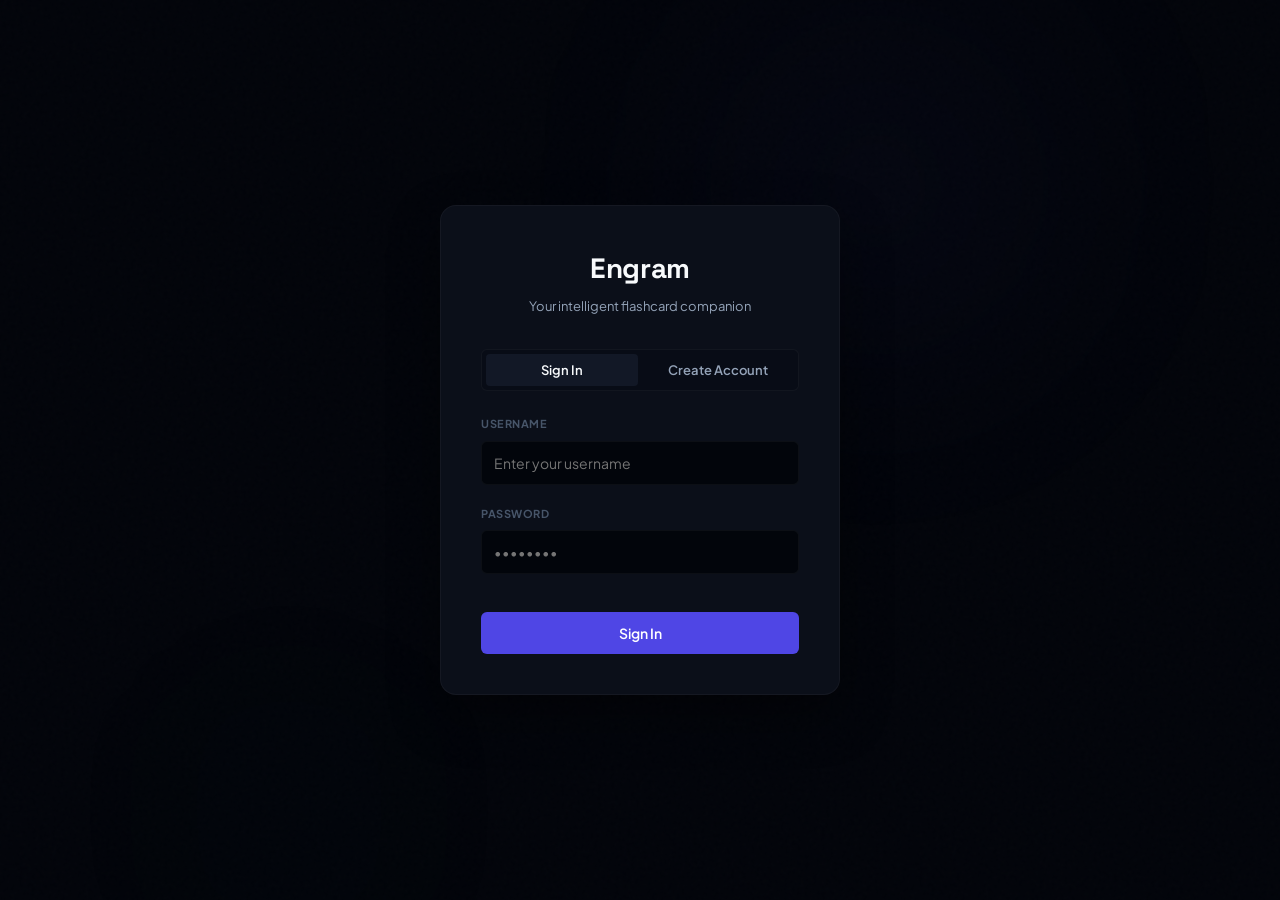
<file: templates/auth.html>
<!DOCTYPE html>
<html lang="en">
<head>
    <meta charset="UTF-8">
    <meta name="viewport" content="width=device-width, initial-scale=1.0">
    <title>Engram — Authenticate</title>
    <link href="https://fonts.googleapis.com/css2?family=Plus+Jakarta+Sans:wght@400;500;600;700&family=Space+Grotesk:wght@600;700&display=swap" rel="stylesheet">
    <link rel="stylesheet" href="/static/css/style.css">
    
</head>
<body>

    <div class="noise-overlay"></div>
    <div class="glow-orb orb-primary"></div>
    <div class="glow-orb orb-secondary"></div>

    <div class="auth-container">
        <div class="auth-box">
            <div class="auth-header">
                <h2 class="page-title" style="font-size: 28px; margin-bottom: 6px;">Engram</h2>
                <p class="page-sub">Your intelligent flashcard companion</p>
            </div>

            <div class="auth-tabs">
                <button id="tabLogin" class="auth-tab-btn active" onclick="switchTab('login')">Sign In</button>
                <button id="tabRegister" class="auth-tab-btn" onclick="switchTab('register')">Create Account</button>
            </div>

            <div id="authError" class="auth-error"></div>

            <form id="authForm" onsubmit="handleAuth(event)">
                <div class="form-group">
                    <label for="username">Username</label>
                    <input type="text" id="username" class="auth-input" placeholder="Enter your username" required autocomplete="username">
                </div>
                <div class="form-group" style="margin-bottom: 28px;">
                    <label for="password">Password</label>
                    <input type="password" id="password" class="auth-input" placeholder="••••••••" required autocomplete="current-password">
                </div>
                <button type="submit" id="submitBtn" class="auth-submit-btn">Sign In</button>
            </form>
        </div>
    </div>

    <script src="/static/js/script.js"></script>
</body>
</html>
</file>
<file: static/css/style.css>
:root {
  --bg: #02040a;
  --surface-0: #060913;
  --surface-1: #0b0f19;
  --surface-2: #121826;
  --border: rgba(255, 255, 255, 0.04);
  --border-hover: rgba(99, 102, 241, 0.25);

  --accent: #4f46e5;
  --accent-bright: #6366f1;
  --accent-light: #818cf8;
  --accent-dim: rgba(99, 102, 241, 0.08);
  --accent-glow: rgba(99, 102, 241, 0.2);

  --success: #10b981;
  --success-dim: rgba(16, 185, 129, 0.08);
  --danger: #f43f5e;
  --danger-dim: rgba(244, 63, 94, 0.08);

  --text-1: #f8fafc;
  --text-2: #94a3b8;
  --text-3: #475569;

  --font-ui: "Plus Jakarta Sans", sans-serif;
  --font-display: "Space Grotesk", sans-serif;

  --radius-sm: 6px;
  --radius-md: 10px;
  --radius-lg: 16px;

  --sidebar-w: 250px;
}
*,
*::before,
*::after {
  box-sizing: border-box;
  margin: 0;
  padding: 0;
}
html,
body {
  height: 100%;
  width: 100%;
}
body {
  font-family: var(--font-ui);
  background: var(--bg);
  color: var(--text-1);
  font-size: 14px;
  line-height: 1.6;
  overflow: hidden;
  -webkit-font-smoothing: antialiased;
}
.noise-overlay {
  position: fixed;
  inset: 0;
  background-image: url("data:image/svg+xml,%3Csvg viewBox='0 0 256 256' xmlns='http://www.w3.org/2000/svg'%3E%3Cfilter id='noise'%3E%3CfeTurbulence type='fractalNoise' baseFrequency='0.85' numOctaves='3' stitchTiles='stitch'/%3E%3C/filter%3E%3Crect width='100%25' height='100%25' filter='url(%23noise)' opacity='0.015'/%3E%3C/svg%3E");
  pointer-events: none;
  z-index: 1;
}
.glow-orb {
  position: fixed;
  border-radius: 50%;
  filter: blur(120px);
  pointer-events: none;
  z-index: 0;
  opacity: 0.5;
}
.orb-primary {
  top: -10%;
  right: 10%;
  width: 550px;
  height: 550px;
  background: radial-gradient(
    circle,
    rgba(99, 102, 241, 0.12) 0%,
    transparent 70%
  );
  animation: orbShiftOne 25s ease-in-out infinite alternate;
}
.orb-secondary {
  bottom: -15%;
  left: 5%;
  width: 450px;
  height: 450px;
  background: radial-gradient(
    circle,
    rgba(16, 185, 129, 0.04) 0%,
    transparent 70%
  );
  animation: orbShiftTwo 30s ease-in-out infinite alternate-reverse;
}
.orb-tertiary {
  top: 35%;
  right: 35%;
  width: 300px;
  height: 300px;
  background: radial-gradient(
    circle,
    rgba(244, 63, 94, 0.03) 0%,
    transparent 70%
  );
  animation: orbShiftOne 20s ease-in-out infinite alternate-reverse;
}
@keyframes orbShiftOne {
  0% {
    transform: translate(0, 0) scale(1);
  }
  50% {
    transform: translate(40px, -30px) scale(1.1);
  }
  100% {
    transform: translate(-20px, 20px) scale(0.95);
  }
}
@keyframes orbShiftTwo {
  0% {
    transform: translate(0, 0) scale(1);
  }
  50% {
    transform: translate(-40px, 40px) scale(0.9);
  }
  100% {
    transform: translate(30px, -10px) scale(1.05);
  }
}
.loading-overlay {
  position: fixed;
  inset: 0;
  background: rgba(2, 4, 10, 0.8);
  backdrop-filter: blur(16px);
  -webkit-backdrop-filter: blur(16px);
  display: flex;
  align-items: center;
  justify-content: center;
  z-index: 9999;
  opacity: 0;
  pointer-events: none;
  transition: opacity 0.35s cubic-bezier(0.4, 0, 0.2, 1);
}
.loading-overlay.active {
  opacity: 1;
  pointer-events: all;
}
.loading-card {
  background: #070b14;
  border: 1px solid rgba(255, 255, 255, 0.05);
  border-radius: var(--radius-lg);
  padding: 36px;
  width: 90%;
  max-width: 380px;
  text-align: center;
  box-shadow:
    0 20px 50px rgba(0, 0, 0, 0.5),
    0 0 30px rgba(99, 102, 241, 0.08);
  transform: translateY(15px) scale(0.97);
  transition: transform 0.35s cubic-bezier(0.16, 1, 0.3, 1);
}
.loading-overlay.active .loading-card {
  transform: translateY(0) scale(1);
}
.spinner-container {
  position: relative;
  width: 70px;
  height: 70px;
  margin: 0 auto 20px;
  display: flex;
  align-items: center;
  justify-content: center;
}
.glow-spinner {
  position: absolute;
  width: 100%;
  height: 100%;
  border-radius: 50%;
  border: 2px solid transparent;
  border-top-color: var(--accent-light);
  border-bottom-color: #34d399;
  animation: spinRotate 1s cubic-bezier(0.4, 0.1, 0.4, 0.9) infinite;
}
.inner-pulse {
  position: absolute;
  width: 44px;
  height: 44px;
  border-radius: 50%;
  background: rgba(99, 102, 241, 0.1);
  border: 1px solid rgba(99, 102, 241, 0.2);
  animation: radialPulse 1.4s ease-out infinite;
}
.sparkle-icon {
  font-size: 18px;
  z-index: 2;
  animation: floatIcon 1.8s ease-in-out infinite alternate;
}
@keyframes spinRotate {
  0% {
    transform: rotate(0deg);
  }
  100% {
    transform: rotate(360deg);
  }
}
@keyframes radialPulse {
  0% {
    transform: scale(0.85);
    opacity: 1;
  }
  100% {
    transform: scale(1.25);
    opacity: 0;
  }
}
@keyframes floatIcon {
  0% {
    transform: translateY(0);
  }
  100% {
    transform: translateY(-3px);
  }
}
.loading-title {
  font-family: var(--font-display);
  font-size: 18px;
  font-weight: 600;
  color: var(--text-1);
  margin-bottom: 6px;
  letter-spacing: -0.2px;
}
.loading-sub {
  font-size: 12px;
  color: var(--text-2);
  line-height: 1.5;
}
.app-shell {
  display: flex;
  height: 100vh;
  position: relative;
  z-index: 2;
}
.sidebar {
  width: var(--sidebar-w);
  min-width: var(--sidebar-w);
  background: var(--surface-0);
  border-right: 1px solid var(--border);
  display: flex;
  flex-direction: column;
  padding: 24px 16px;
  gap: 24px;
  flex-shrink: 0;
}
.sidebar-top {
  display: flex;
  flex-direction: column;
  gap: 16px;
}
.brand {
  display: flex;
  align-items: center;
  gap: 10px;
}
.brand-icon {
  width: 28px;
  height: 28px;
  background: var(--accent-dim);
  border: 1px solid rgba(99, 102, 241, 0.2);
  border-radius: var(--radius-sm);
  display: flex;
  align-items: center;
  justify-content: center;
  color: var(--accent-light);
}
.brand-name {
  font-family: var(--font-display);
  font-size: 16px;
  font-weight: 700;
  color: var(--text-1);
  letter-spacing: -0.3px;
}
.btn-new-deck {
  display: flex;
  align-items: center;
  justify-content: center;
  gap: 6px;
  width: 100%;
  padding: 10px;
  background: var(--accent);
  color: #fff;
  border: none;
  border-radius: var(--radius-sm);
  font-family: var(--font-ui);
  font-size: 13px;
  font-weight: 600;
  cursor: pointer;
  transition: all 0.2s ease;
}
.btn-new-deck:hover {
  background: var(--accent-bright);
  transform: translateY(-1px);
}
.sidebar-section-label {
  font-size: 10px;
  font-weight: 700;
  letter-spacing: 0.1em;
  text-transform: uppercase;
  color: var(--text-3);
  padding: 0 4px;
}
.decks-list {
  display: flex;
  flex-direction: column;
  gap: 4px;
  overflow-y: auto;
  flex: 1;
}
.deck-loading {
  font-size: 12px;
  color: var(--text-3);
  padding: 8px 4px;
}
.main {
  flex: 1;
  min-width: 0;
  overflow-y: auto;
  padding: 40px;
  display: flex;
  flex-direction: column;
  gap: 32px;
  position: relative;
}
.main::-webkit-scrollbar {
  width: 4px;
}
.main::-webkit-scrollbar-thumb {
  background: var(--surface-2);
  border-radius: 4px;
}
.page-header {
  display: flex;
  align-items: center;
  justify-content: space-between;
  gap: 16px;
  border-bottom: 1px solid var(--border);
  padding-bottom: 18px;
}
.page-title {
  font-family: var(--font-display);
  font-size: 24px;
  font-weight: 700;
  color: var(--text-1);
  letter-spacing: -0.4px;
}
.page-sub {
  font-size: 13px;
  color: var(--text-2);
  margin-top: 3px;
}
.header-badge {
  display: flex;
  align-items: center;
  gap: 6px;
  background: rgba(99, 102, 241, 0.08);
  border: 1px solid rgba(99, 102, 241, 0.2);
  color: #c7d2fe;
  font-size: 11px;
  font-weight: 600;
  padding: 4px 10px;
  border-radius: 20px;
}
.pulse-dot {
  width: 5px;
  height: 5px;
  background-color: var(--success);
  border-radius: 50%;
  display: inline-block;
  box-shadow: 0 0 6px var(--success);
  animation: pulseDotAnimate 2s infinite;
}
@keyframes pulseDotAnimate {
  0%,
  100% {
    opacity: 0.5;
  }
  50% {
    opacity: 1;
  }
}
.input-panel-wrapper {
  background: var(--surface-1);
  border: 1px solid var(--border);
  border-radius: var(--radius-lg);
  transition: all 0.2s ease;
}
.input-panel-wrapper:focus-within {
  border-color: rgba(99, 102, 241, 0.3);
  box-shadow:
    0 10px 30px rgba(0, 0, 0, 0.3),
    0 0 15px rgba(99, 102, 241, 0.05);
}
.input-panel {
  background: transparent;
  overflow: hidden;
  display: flex;
  flex-direction: column;
  width: 100%;
}
.note-input {
  width: 100%;
  background: transparent;
  border: none;
  outline: none;
  padding: 20px;
  color: var(--text-1);
  font-family: var(--font-ui);
  font-size: 14px;
  line-height: 1.6;
  resize: none;
}
.note-input::placeholder {
  color: #3b4760;
}
.input-footer {
  display: flex;
  align-items: center;
  justify-content: space-between;
  padding: 12px 18px 18px;
  border-top: 1px solid var(--border);
  background: rgba(0, 0, 0, 0.1);
}
.input-hint {
  font-size: 12px;
  color: #3b4760;
  display: flex;
  align-items: center;
  gap: 6px;
}

.btn-generate {
  display: flex;
  align-items: center;
  gap: 6px;
  padding: 9px 18px;
  background: var(--text-1);
  color: var(--bg);
  border: none;
  border-radius: var(--radius-sm);
  font-size: 13px;
  font-weight: 600;
  cursor: pointer;
  transition: all 0.2s ease;
}
.btn-generate:hover {
  background: #ffffff;
  transform: translateY(-1px);
  box-shadow: 0 4px 15px rgba(255, 255, 255, 0.2);
}
.status-msg {
  font-size: 13px;
  color: var(--accent-light);
  font-weight: 500;
  min-height: 18px;
}
.btn-action-static {
  font-family: var(--font-ui);
  font-weight: 600;
  transition: all 0.2s ease !important;
}
.btn-action-static:hover {
  background: rgba(255, 255, 255, 0.08) !important;
  color: var(--text-1) !important;
  transform: translateY(-1px);
}
#exportPDFBtn:hover {
  background: rgba(99, 102, 241, 0.2) !important;
  border-color: rgba(99, 102, 241, 0.5) !important;
}
.cards-section {
  display: flex;
  flex-direction: column;
  gap: 24px;
}
.cards-toolbar {
  display: flex;
  align-items: center;
  justify-content: space-between;
  padding-bottom: 12px;
  border-bottom: 1px solid var(--border);
  width: 100%;
}
.cards-count {
  font-size: 11px;
  font-weight: 700;
  color: #3b4760;
  letter-spacing: 0.05em;
  text-transform: uppercase;
}
.mode-pill {
  display: flex;
  background: #080c16;
  border: 1px solid var(--border);
  padding: 3px;
  border-radius: var(--radius-sm);
  gap: 2px;
}
.mode-btn {
  background: transparent;
  border: none;
  color: var(--text-2);
  font-family: var(--font-ui);
  font-size: 12px;
  font-weight: 600;
  padding: 5px 12px;
  border-radius: 4px;
  cursor: pointer;
  transition: all 0.2s ease;
}
.mode-btn.active {
  background: var(--surface-2);
  color: var(--text-1);
}
.due-toggle {
  display: flex;
  align-items: center;
  gap: 10px;
  cursor: pointer;
  user-select: none;
}
.due-toggle input {
  display: none;
}
.toggle-track {
  width: 34px;
  height: 18px;
  background: #0c101d;
  border: 1px solid var(--border);
  border-radius: 20px;
  position: relative;
  display: inline-block;
  transition: all 0.2s ease;
}
.toggle-thumb {
  position: absolute;
  width: 12px;
  height: 12px;
  border-radius: 50%;
  background: #3b4760;
  top: 2px;
  left: 2px;
  transition: all 0.2s ease;
}
.due-toggle input:checked ~ .toggle-track {
  background: var(--accent);
  border-color: transparent;
}
.due-toggle input:checked ~ .toggle-track .toggle-thumb {
  transform: translateX(16px);
  background: #fff;
}
.toggle-label {
  font-size: 12px;
  font-weight: 600;
  color: var(--text-2);
}
.due-toggle input:checked ~ .toggle-label {
  color: var(--text-1);
}
.cards-grid {
  display: grid;
  grid-template-columns: repeat(auto-fill, minmax(280px, 1fr));
  gap: 20px;
}
.flashcard-wrapper {
  perspective: 1200px;
  min-height: 220px;
  height: 100%;
  cursor: pointer;
}
.flashcard {
  width: 100%;
  height: 100%;
  position: relative;
  transform-style: preserve-3d;
  transition: transform 0.5s cubic-bezier(0.2, 0.8, 0.2, 1);
}
.flashcard.flipped {
  transform: rotateY(180deg);
}
.card-face {
  position: absolute;
  inset: 0;
  backface-visibility: hidden;
  -webkit-backface-visibility: hidden;
  border-radius: var(--radius-md);
  padding: 24px;
  display: flex;
  flex-direction: column;
  border: 1px solid var(--border);
  box-shadow: 0 10px 30px rgba(0, 0, 0, 0.3);
  min-height: 100%;
}
.card-front {
  background: linear-gradient(145deg, #090e18 0%, #0d1424 100%);
  justify-content: center;
  align-items: center;
  text-align: center;
  transition: all 0.3s ease;
}
.flashcard-wrapper:not([style*="pointer-events: none"]):hover .card-front {
  border-color: var(--border-hover);
  transform: translateY(-4px);
  box-shadow:
    0 15px 35px rgba(0, 0, 0, 0.4),
    0 0 20px rgba(99, 102, 241, 0.05);
}
.card-question {
  font-size: 14px;
  font-weight: 500;
  color: var(--text-1);
  line-height: 1.6;
  text-align: center;
  margin-top: 16px;
  margin-bottom: 16px;
  flex-grow: 1;
  display: flex;
  align-items: center;
  justify-content: center;
}
.card-back {
  background: #050811;
  transform: rotateY(180deg);
  display: flex;
  flex-direction: column;
  border-color: rgba(99, 102, 241, 0.15);
}
.card-answer-text {
  flex: 1;
  display: flex;
  align-items: center;
  justify-content: center;
  font-size: 13px;
  color: var(--text-1);
  text-align: center;
  padding-bottom: 12px;
}
.due-badge {
  position: absolute;
  top: 12px;
  left: 12px;
  font-size: 9px;
  font-weight: 700;
  color: #a5b4fc;
  background: rgba(99, 102, 241, 0.15);
  border: 1px solid rgba(99, 102, 241, 0.3);
  padding: 2px 8px;
  border-radius: 20px;
}
.delete-btn {
  position: absolute;
  top: 10px;
  right: 12px;
  background: none;
  border: none;
  font-size: 12px;
  cursor: pointer;
  opacity: 0.2;
  transition: opacity 0.2s;
}
.delete-btn:hover {
  opacity: 1;
  transform: scale(1.1);
}
.action-tray {
  display: flex;
  gap: 8px;
}
.btn-action {
  flex: 1;
  padding: 8px;
  font-size: 12px;
  font-weight: 700;
  border-radius: var(--radius-sm);
  border: 1px solid transparent;
  cursor: pointer;
  display: flex;
  align-items: center;
  justify-content: center;
  gap: 4px;
  transition: all 0.2s;
  font-family: var(--font-ui);
}
.btn-forgot {
  background: var(--danger-dim);
  color: var(--danger);
  border-color: rgba(244, 63, 94, 0.1);
}
.btn-forgot:hover {
  background: var(--danger);
  color: #fff;
}
.btn-knew {
  background: var(--success-dim);
  color: var(--success);
  border-color: rgba(16, 185, 129, 0.1);
}
.btn-knew:hover {
  background: var(--success);
  color: #fff;
}
.flashcard-wrapper[style*="pointer-events: none"] {
  opacity: 0.18;
  filter: saturate(30%);
}
.spec-quiz-layout {
  justify-content: flex-start !important;
  text-align: left !important;
}
.quiz-input-element {
  width: 100%;
  background: #02050b;
  border: 1px solid var(--border);
  border-radius: var(--radius-sm);
  padding: 9px 12px;
  color: var(--text-1);
  font-family: var(--font-ui);
  font-size: 13px;
  outline: none;
  transition: border-color 0.2s ease;
}
.quiz-input-element:focus {
  border-color: rgba(99, 102, 241, 0.4);
}
.quiz-banner-display {
  position: absolute;
  top: 0;
  inset-x: 0;
  padding: 8px;
  font-size: 11px;
  font-weight: 800;
  letter-spacing: 0.05em;
  text-align: center;
  border-bottom: 1px solid transparent;
  border-top-left-radius: calc(var(--radius-md) - 1px);
  border-top-right-radius: calc(var(--radius-md) - 1px);
}
.quiz-banner-display.correct-state {
  background: var(--success-dim);
  color: var(--success);
  border-color: rgba(16, 185, 129, 0.15);
}
.quiz-banner-display.wrong-state {
  background: var(--danger-dim);
  color: var(--danger);
  border-color: rgba(244, 63, 94, 0.15);
}
.quiz-try-again-btn {
  background: rgba(255, 255, 255, 0.02) !important;
  border: 1px solid var(--border) !important;
  color: var(--text-2) !important;
  font-family: var(--font-ui) !important;
  font-size: 12px !important;
  font-weight: 600 !important;
  width: 100% !important;
  padding: 9px !important;
  border-radius: var(--radius-sm) !important;
  cursor: pointer !important;
  margin-top: auto !important;
  transition: all 0.2s ease !important;
}
.quiz-try-again-btn:hover {
  background: rgba(255, 255, 255, 0.06) !important;
  color: var(--text-1) !important;
}
.analytics-dashboard {
  background: var(--surface-1);
  border: 1px solid var(--border);
  border-radius: var(--radius-md);
  padding: 18px;
  box-shadow: 0 6px 20px rgba(0, 0, 0, 0.15);
}
.analytics-grid {
  display: grid;
  grid-template-columns: repeat(auto-fit, minmax(120px, 1fr));
  gap: 16px;
}
.stat-box {
  display: flex;
  flex-direction: column;
  gap: 2px;
}
.stat-label {
  font-size: 10px;
  font-weight: 700;
  color: #3b4760;
  text-transform: uppercase;
  letter-spacing: 0.05em;
}
.stat-value {
  font-family: var(--font-display);
  font-size: 22px;
  font-weight: 700;
  color: var(--text-1);
}
.text-success {
  color: var(--success) !important;
}
.text-accent {
  color: var(--accent-light) !important;
}
.text-gradient {
  background: linear-gradient(135deg, var(--accent-light), #34d399);
  -webkit-background-clip: text;
  -webkit-text-fill-color: transparent;
}
.deck-item {
  display: flex !important;
  align-items: center !important;
  justify-content: space-between !important;
  width: 100% !important;
  box-sizing: border-box !important;
  padding: 9px 12px !important;
  border-radius: var(--radius-sm) !important;
  border: 1px solid transparent !important;
  cursor: pointer !important;
  transition: all 0.2s ease !important;
}
.deck-item:hover {
  background: var(--surface-2) !important;
}
.deck-item.active {
  background: var(--accent-dim) !important;
  border-color: rgba(99, 102, 241, 0.2) !important;
}
.deck-item span {
  color: var(--text-2) !important;
  font-size: 13px !important;
  font-weight: 500 !important;
  white-space: nowrap !important;
  overflow: hidden !important;
  text-overflow: ellipsis !important;
  flex-grow: 1 !important;
  min-width: 0 !important;
  text-align: left !important;
}
.deck-item.active span {
  color: var(--text-1) !important;
}
.deck-controls {
  display: flex !important;
  gap: 4px !important;
  flex-shrink: 0 !important;
}
.deck-action-btn {
  background: none !important;
  border: none !important;
  cursor: pointer !important;
  padding: 3px !important;
  border-radius: 4px !important;
  font-size: 11px !important;
  opacity: 0.3;
  transition: all 0.15s ease;
}
.deck-item:hover .deck-action-btn {
  opacity: 0.7;
}
.deck-action-btn:hover {
  background: rgba(255, 255, 255, 0.05) !important;
  opacity: 1 !important;
}
.auth-container {
  display: flex;
  align-items: center;
  justify-content: center;
  min-height: 100vh;
  width: 100%;
  position: relative;
  z-index: 2;
  padding: 20px;
}
.auth-box {
  background: var(--surface-1);
  border: 1px solid var(--border);
  border-radius: var(--radius-lg);
  padding: 40px;
  width: 100%;
  max-width: 400px;
  box-shadow: 0 20px 50px rgba(0, 0, 0, 0.4);
}
.auth-header {
  text-align: center;
  margin-bottom: 32px;
}
.auth-tabs {
  display: flex;
  background: #080c16;
  border: 1px solid var(--border);
  padding: 4px;
  border-radius: var(--radius-sm);
  margin-bottom: 24px;
  gap: 4px;
}
.auth-tab-btn {
  flex: 1;
  background: transparent;
  border: none;
  color: var(--text-2);
  font-family: var(--font-ui);
  font-size: 13px;
  font-weight: 600;
  padding: 8px;
  border-radius: 4px;
  cursor: pointer;
  transition: all 0.2s ease;
}
.auth-tab-btn.active {
  background: var(--surface-2);
  color: var(--text-1);
}
.form-group {
  display: flex;
  flex-direction: column;
  gap: 8px;
  margin-bottom: 20px;
}
.form-group label {
  font-size: 11px;
  font-weight: 700;
  color: var(--text-3);
  text-transform: uppercase;
  letter-spacing: 0.05em;
}
.auth-input {
  width: 100%;
  background: #02050b;
  border: 1px solid var(--border);
  border-radius: var(--radius-sm);
  padding: 12px;
  color: var(--text-1);
  font-family: var(--font-ui);
  font-size: 14px;
  outline: none;
  transition: border-color 0.2s ease;
}
.auth-input:focus {
  border-color: rgba(99, 102, 241, 0.4);
}
.auth-submit-btn {
  width: 100%;
  padding: 12px;
  background: var(--accent);
  color: #fff;
  border: none;
  border-radius: var(--radius-sm);
  font-family: var(--font-ui);
  font-size: 14px;
  font-weight: 600;
  cursor: pointer;
  transition: all 0.2s ease;
  margin-top: 10px;
}
.auth-submit-btn:hover {
  background: var(--accent-bright);
  transform: translateY(-1px);
}
.auth-error {
  color: var(--danger);
  background: var(--danger-dim);
  border: 1px solid rgba(244, 63, 94, 0.15);
  padding: 10px 14px;
  border-radius: var(--radius-sm);
  font-size: 13px;
  margin-bottom: 20px;
  display: none;
}
.profile-modal-card {
    max-width: 500px !important;
    text-align: left !important;
}

.modal-header {
    display: flex;
    justify-content: space-between;
    align-items: center;
    margin-bottom: 20px;
}

.modal-title {
    font-size: 20px !important;
    margin: 0 !important;
}

.modal-close-btn {
    background: transparent;
    border: none;
    color: var(--text-2);
    font-size: 18px;
    cursor: pointer;
    transition: color 0.2s ease;
}

.modal-close-btn:hover {
    color: var(--text-1);
}

.profile-stats-grid {
    display: grid;
    grid-template-columns: repeat(2, 1fr);
    gap: 12px;
    margin-bottom: 24px;
}

.chart-section-title {
    font-family: var(--font-ui);
    font-size: 11px;
    text-transform: uppercase;
    color: var(--text-3);
    letter-spacing: 0.05em;
    margin-bottom: 12px;
    font-weight: 700;
}

.chart-wrapper-panel {
    display: flex;
    flex-direction: column;
    gap: 10px;
    background: rgba(0, 0, 0, 0.2);
    padding: 14px;
    border-radius: var(--radius-md);
    border: 1px solid var(--border);
}

.chart-row-node {
    display: flex;
    align-items: center;
    gap: 12px;
    font-size: 12px;
}

.chart-row-label {
    width: 50px;
    color: var(--text-2);
    font-weight: 500;
}

.chart-track-bg {
    flex: 1;
    height: 12px;
    background: rgba(255, 255, 255, 0.02);
    border-radius: 6px;
    overflow: hidden;
    display: flex;
    border: 1px solid rgba(255, 255, 255, 0.02);
}

.chart-row-metric {
    width: 60px;
    text-align: right;
    color: var(--text-3);
    font-weight: 600;
}
.sidebar-profile-panel .profile-info span:last-child {
    cursor: pointer;
    transition: color 0.2s ease;
}

.sidebar-profile-panel .profile-info span:last-child:hover {
    color: var(--accent-bright);
}
.profile-modal-overlay {
    position: fixed;
    inset: 0;
    background: rgba(2, 4, 10, 0.85);
    backdrop-filter: blur(16px);
    -webkit-backdrop-filter: blur(16px);
    display: flex;
    align-items: center;
    justify-content: center;
    z-index: 10000; /* Sit cleanly on top of the sidebar */
    opacity: 0;
    pointer-events: none;
    transition: opacity 0.3s ease;
}

.profile-modal-overlay.active {
    opacity: 1;
    pointer-events: all;
}
</file>
